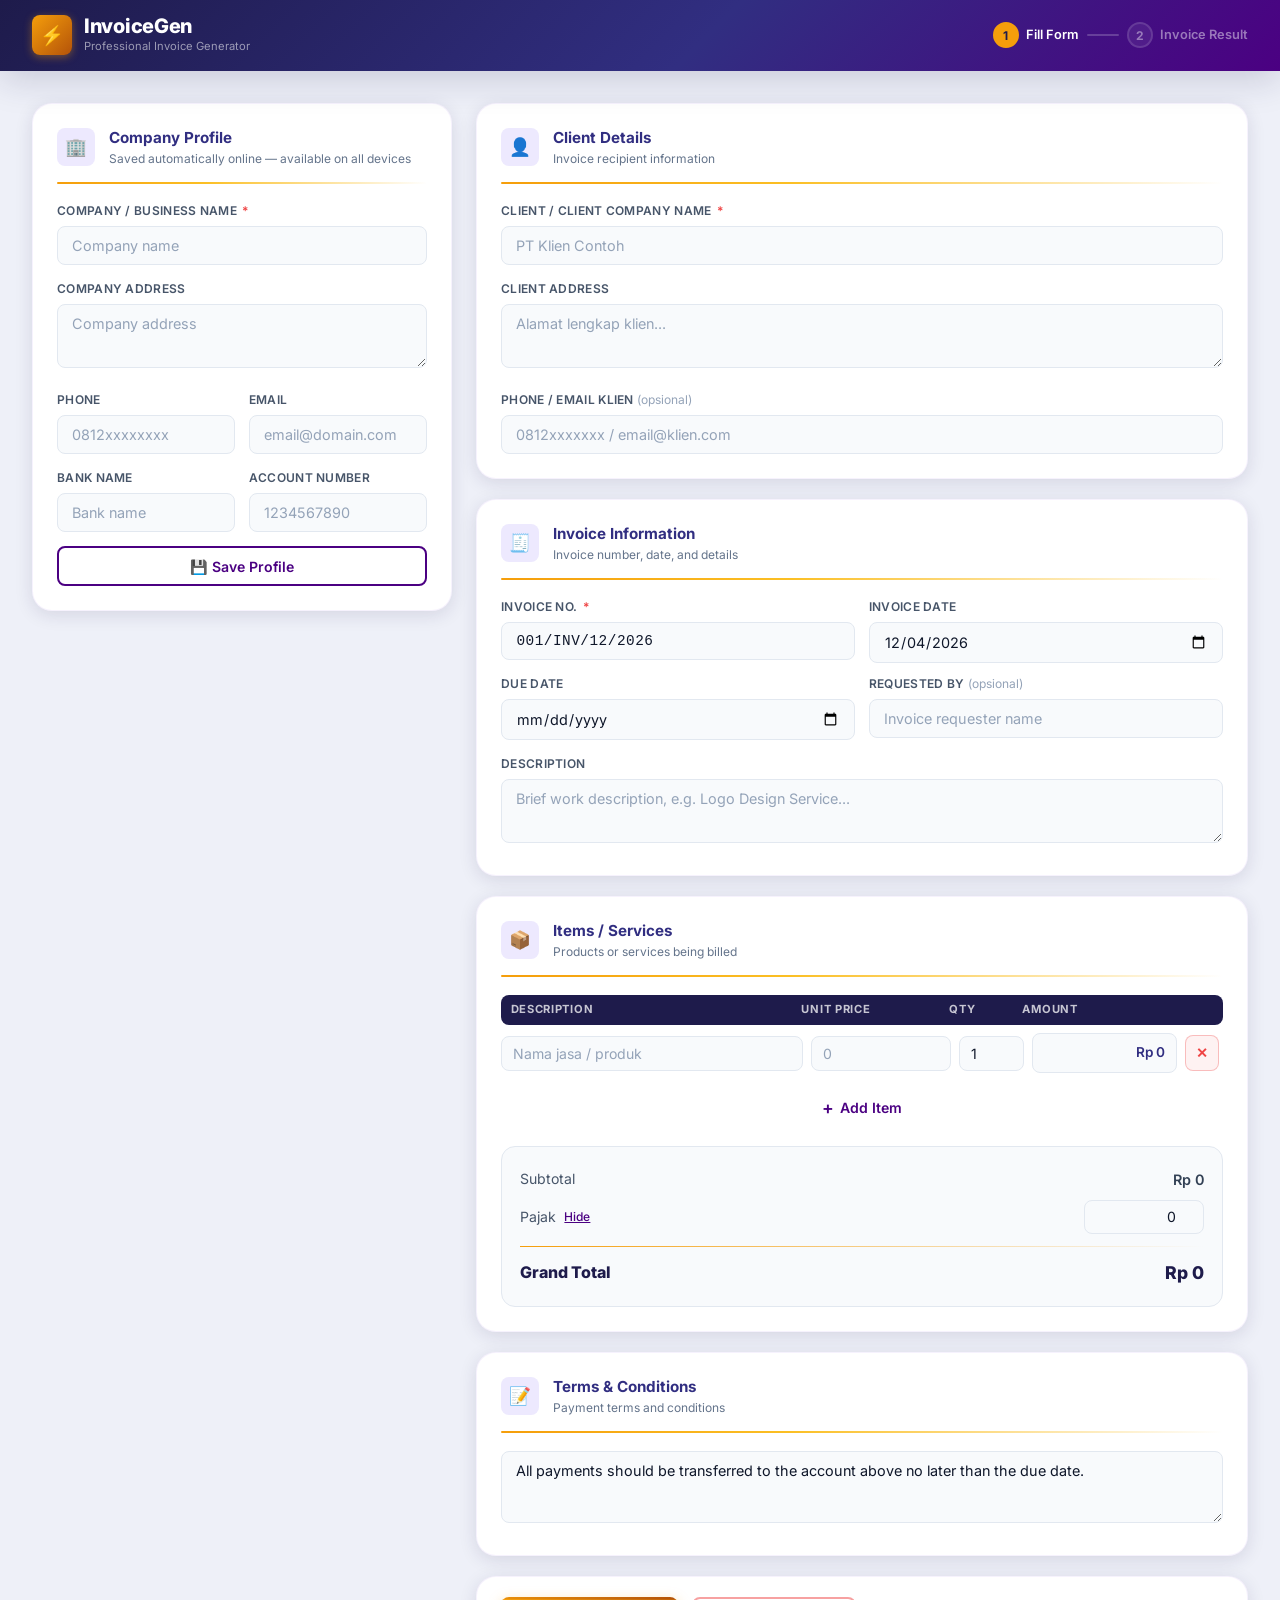
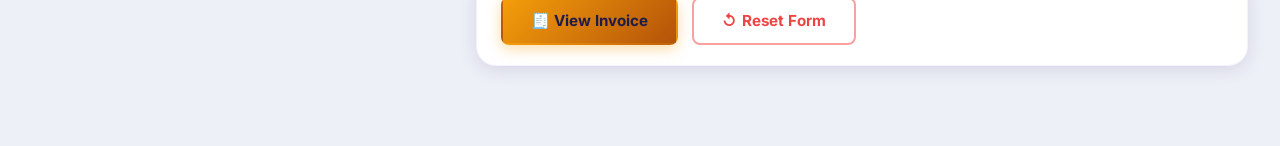
<file: index.html>
<!DOCTYPE html>
<html lang="en">
<head>
  <meta charset="UTF-8" />
  <meta name="viewport" content="width=device-width, initial-scale=1.0" />
  <title>InvoiceGen — Buat Invoice Profesional</title>
  <meta name="description" content="Generator invoice profesional. Isi form, preview, download PDF, dan sinkronisasi ke Google Sheets." />
  <link rel="preconnect" href="https://fonts.googleapis.com" />
  <link rel="preconnect" href="https://fonts.gstatic.com" crossorigin />
  <link href="https://fonts.googleapis.com/css2?family=Inter:ital,wght@0,300;0,400;0,500;0,600;0,700;0,800;0,900;1,400&display=swap" rel="stylesheet" />
  <link rel="stylesheet" href="style.css" />
</head>
<body class="page-form">

  <!-- ═══════════════════ HEADER ═══════════════════ -->
  <header class="topbar">
    <div class="topbar-inner">
      <div class="topbar-brand">
        <div class="brand-logo">
          <span class="brand-icon">⚡</span>
        </div>
        <div>
          <h1 class="brand-name">InvoiceGen</h1>
          <p class="brand-sub">Generator Invoice Profesional</p>
        </div>
      </div>
      <nav class="topbar-steps">
        <div class="step step-active" id="step1-indicator">
          <span class="step-num">1</span>
          <span class="step-label">Isi Form</span>
        </div>
        <div class="step-divider"></div>
        <div class="step" id="step2-indicator">
          <span class="step-num">2</span>
          <span class="step-label">Hasil Invoice</span>
        </div>
      </nav>
    </div>
  </header>

  <!-- ═══════════════════ MAIN ═══════════════════ -->
  <main class="form-main">
    <div class="form-container">

      <!-- ─── COLUMN A: Profil & Pengaturan ─── -->
      <div class="form-col col-left">

        <!-- ░░ 1. PROFIL PERUSAHAAN ░░ -->
        <section class="card" id="section-profil">
          <div class="card-head">
            <div class="card-head-icon">🏢</div>
            <div>
              <h2 class="card-title">Profil Perusahaan</h2>
              <p class="card-desc">Tersimpan otomatis di browser — tidak perlu isi ulang</p>
            </div>
            <span class="badge badge-saved" id="profilBadge" style="display:none">✓ Tersimpan</span>
          </div>

          <div class="divider-gold"></div>

          <div class="field-group">
            <label class="label" for="namaPerusahaan">Nama Perusahaan / Usaha <span class="req">*</span></label>
            <input class="input" type="text" id="namaPerusahaan" placeholder="Nama perusahaan" />
          </div>

          <div class="field-group">
            <label class="label" for="alamatPerusahaan">Alamat Perusahaan</label>
            <textarea class="textarea" id="alamatPerusahaan" rows="2" placeholder="Jl. Gatot Subroto No.1, Denpasar..."></textarea>
          </div>

          <div class="field-row">
            <div class="field-group">
              <label class="label" for="teleponPerusahaan">Telepon</label>
              <input class="input" type="text" id="teleponPerusahaan" placeholder="0812xxxxxxxx" />
            </div>
            <div class="field-group">
              <label class="label" for="emailPerusahaan">Email</label>
              <input class="input" type="email" id="emailPerusahaan" placeholder="email@domain.com" />
            </div>
          </div>

          <div class="field-row">
            <div class="field-group">
              <label class="label" for="namaBank">Nama Bank</label>
              <input class="input" type="text" id="namaBank" placeholder="BCA, Mandiri, BNI..." />
            </div>
            <div class="field-group">
              <label class="label" for="nomorRekening">Nomor Rekening</label>
              <input class="input" type="text" id="nomorRekening" placeholder="1234567890" />
            </div>
          </div>

          <button class="btn btn-outline-purple w-full" id="btnSimpanProfil" onclick="simpanProfil()">
            💾 &nbsp;Simpan Profil
          </button>
        </section>

        <!-- ░░ 2. INTEGRASI GOOGLE SHEET ░░ -->
        <!-- <section class="card" id="section-gas" hidden>
          <div class="card-head">
            <div class="card-head-icon">📊</div>
            <div>
              <h2 class="card-title">Sinkronisasi Google Sheet</h2>
              <p class="card-desc">Simpan rekap invoice ke Google Sheets otomatis</p>
            </div>
          </div>
          <div class="divider-gold"></div>

          <details class="accordion">
            <summary class="accordion-summary">
              <span>📋 Cara Setup Google Apps Script</span>
              <span class="accordion-arrow">▼</span>
            </summary>
            <div class="accordion-body">
              <div class="step-guide">
                <div class="step-item">
                  <span class="step-badge">1</span>
                  <span>Buka Google Sheet Anda &amp; masuk ke menu <strong>Ekstensi &gt; Apps Script</strong>.</span>
                </div>
                <div class="step-item">
                  <span class="step-badge">2</span>
                  <span>Salin kode script di bawah ini, hapus kode lama di Apps Script, lalu tempelkan.</span>
                </div>
                <button class="btn btn-outline-purple btn-sm w-full" onclick="copyGASCode()" style="margin:.3rem 0;">
                  📋 Copy Kode Apps Script
                </button>
                <div class="step-item">
                  <span class="step-badge">3</span>
                  <span>Klik <strong>Deploy &gt; New deployment</strong>, pilih tipe <strong>Web app</strong>.</span>
                </div>
                <div class="step-item">
                  <span class="step-badge">4</span>
                  <span>Set <em>Execute as: Me</em> dan <em>Who has access: Anyone (Siapa Saja)</em>. Lalu Deploy.</span>
                </div>
                <div class="step-item">
                  <span class="step-badge">5</span>
                  <span>Salin URL Web App yang dihasilkan &amp; tempel ke variabel <code>GAS_URL</code> di <code>app.js</code> / <code>invoice.js</code>.</span>
                </div>
              </div>
            </div>
          </details>
        </section> -->

      </div>

      <!-- ─── COLUMN B: Data Invoice ─── -->
      <div class="form-col col-right">

        <!-- ░░ 3. DATA KLIEN ░░ -->
        <section class="card" id="section-klien">
          <div class="card-head">
            <div class="card-head-icon">👤</div>
            <div>
              <h2 class="card-title">Data Klien</h2>
              <p class="card-desc">Informasi penerima invoice</p>
            </div>
          </div>
          <div class="divider-gold"></div>

          <div class="field-group">
            <label class="label" for="namaKlien">Nama Klien / Perusahaan Klien <span class="req">*</span></label>
            <input class="input" type="text" id="namaKlien" placeholder="PT Klien Contoh" />
          </div>

          <div class="field-group">
            <label class="label" for="alamatKlien">Alamat Klien</label>
            <textarea class="textarea" id="alamatKlien" rows="2" placeholder="Alamat lengkap klien..."></textarea>
          </div>

          <div class="field-group">
            <label class="label" for="kontakKlien">Telepon / Email Klien <span class="optional">(opsional)</span></label>
            <input class="input" type="text" id="kontakKlien" placeholder="0812xxxxxxx / email@klien.com" />
          </div>
        </section>

        <!-- ░░ 4. INFO INVOICE ░░ -->
        <section class="card" id="section-info">
          <div class="card-head">
            <div class="card-head-icon">🧾</div>
            <div>
              <h2 class="card-title">Info Invoice</h2>
              <p class="card-desc">Nomor, tanggal, dan detail invoice</p>
            </div>
          </div>
          <div class="divider-gold"></div>

          <div class="field-row">
            <div class="field-group">
              <label class="label" for="noInvoice">No. Invoice <span class="req">*</span></label>
              <input class="input input-mono" type="text" id="noInvoice" placeholder="001/INV/09/2026" />
            </div>
            <div class="field-group">
              <label class="label" for="tanggalInvoice">Tanggal Invoice</label>
              <input class="input" type="date" id="tanggalInvoice" />
            </div>
          </div>

          <div class="field-row">
            <div class="field-group">
              <label class="label" for="jatuhTempo">Jatuh Tempo</label>
              <input class="input" type="date" id="jatuhTempo" />
            </div>
            <div class="field-group">
              <label class="label" for="pemohon">Pemohon <span class="optional">(opsional)</span></label>
              <input class="input" type="text" id="pemohon" placeholder="Nama pemohon invoice" />
            </div>
          </div>

          <div class="field-group">
            <label class="label" for="perihal">Description</label>
            <textarea class="textarea" id="perihal" rows="2" placeholder="Deskripsi singkat pekerjaan, contoh: Jasa Desain Logo..."></textarea>
          </div>
        </section>

        <!-- ░░ 5. ITEM / JASA ░░ -->
        <section class="card" id="section-items">
          <div class="card-head">
            <div class="card-head-icon">📦</div>
            <div>
              <h2 class="card-title">Item / Jasa</h2>
              <p class="card-desc">Daftar produk atau layanan yang ditagihkan</p>
            </div>
          </div>
          <div class="divider-gold"></div>

          <!-- Table header -->
          <div class="item-header">
            <span class="ih-desc">Deskripsi</span>
            <span class="ih-price">Harga Satuan</span>
            <span class="ih-qty">QTY</span>
            <span class="ih-total">Jumlah</span>
            <span class="ih-act"></span>
          </div>

          <div id="itemsContainer"></div>

          <button class="btn btn-add" onclick="tambahItem()">
            <span class="btn-add-icon">+</span> Tambah Item
          </button>

          <!-- Ringkasan -->
          <div class="summary-box">
            <div class="summary-row">
              <span class="summary-key">Subtotal</span>
              <span class="summary-val" id="subtotalDisplay">Rp 0</span>
            </div>
            <div class="summary-row" id="taxRowForm">
              <span class="summary-key">
                Pajak
                <button class="btn-link" id="btnTogglePajak" onclick="togglePajak()">Sembunyikan</button>
              </span>
              <input class="input input-sm input-right" type="number" id="pajakInput" value="0" min="0"
                     placeholder="0" oninput="hitungTotals()" />
            </div>
            <div class="summary-divider"></div>
            <div class="summary-row summary-grand-row">
              <span class="summary-grand-key">Grand Total</span>
              <span class="summary-grand-val" id="grandTotalDisplay">Rp 0</span>
            </div>
          </div>
        </section>

        <!-- ░░ 6. TERMS & CONDITIONS ░░ -->
        <section class="card" id="section-terms">
          <div class="card-head">
            <div class="card-head-icon">📝</div>
            <div>
              <h2 class="card-title">Terms &amp; Conditions</h2>
              <p class="card-desc">Syarat dan ketentuan pembayaran</p>
            </div>
          </div>
          <div class="divider-gold"></div>

          <div class="field-group">
            <textarea class="textarea" id="termsInput" rows="3"
              placeholder="All payments should be transferred to the account above no later than the due date.">All payments should be transferred to the account above no later than the due date.</textarea>
          </div>
        </section>

        <!-- ░░ ACTION BAR ░░ -->
        <div class="action-bar">
          <button class="btn btn-primary btn-action" id="btnGenerateInvoice" onclick="generateInvoice()">
            <span>🧾</span> View Invoice Result
          </button>
          <button class="btn btn-outline-red btn-action" onclick="resetForm()">
            <span>↺</span> Reset Form
          </button>
        </div>

      </div>
    </div>
  </main>

  <!-- Toast -->
  <div class="toast" id="toast"></div>

  <script src="app.js?v=20260904"></script>
</body>
</html>
</file>
<file: style.css>
/* ════════════════════════════════════════════════
   INVOICEGEN — style.css
   Theme: Deep Purple + Amber Gold + Cyan Accent
   Font : Inter (Google Fonts)
   ════════════════════════════════════════════════ */

/* ── TOKENS ── */
:root {
  /* Purple palette */
  --p900: #1e1b4b;
  --p800: #272375;
  --p700: #312e81;
  --p600: #3d3a9e;
  --p500: #4c1d95;
  --p400: #4B0082;
  --p300: #8b5cf6;
  --p100: #ede9fe;
  --p50 : #f5f3ff;
  /* Gold */
  --g600: #b45309;
  --g500: #d97706;
  --g400: #f59e0b;
  --g300: #fbbf24;
  --g100: #fef3c7;
  /* Cyan */
  --c500: #0891b2;
  --c400: #06b6d4;
  --c300: #22d3ee;
  --c100: #cffafe;
  /* Neutrals */
  --n900: #0f172a;
  --n800: #1e293b;
  --n700: #334155;
  --n600: #475569;
  --n500: #64748b;
  --n400: #94a3b8;
  --n300: #cbd5e1;
  --n200: #e2e8f0;
  --n100: #f1f5f9;
  --n50 : #f8fafc;
  /* Status */
  --red : #ef4444;
  --green:#22c55e;
  /* Misc */
  --white:#ffffff;
  --bg   :#eef0f8;
  --r-sm : 8px;
  --r-md : 14px;
  --r-lg : 20px;
  --shadow-sm: 0 1px 4px rgba(15,23,42,.08);
  --shadow-md: 0 4px 18px rgba(30,27,75,.12);
  --shadow-lg: 0 8px 36px rgba(30,27,75,.18);
  --shadow-xl: 0 16px 56px rgba(30,27,75,.22);
  --trans: all .22s cubic-bezier(.4,0,.2,1);
}

/* ── RESET ── */
*,*::before,*::after{box-sizing:border-box;margin:0;padding:0}
html{scroll-behavior:smooth;font-size:16px}
body{font-family:'Inter',-apple-system,BlinkMacSystemFont,sans-serif;background:var(--bg);color:var(--n900);line-height:1.6;min-height:100vh;overflow-x:hidden}
a{color:var(--p400);text-decoration:none}
a:hover{text-decoration:underline}
button{font-family:inherit;cursor:pointer}

/* ── SCROLLBAR ── */
::-webkit-scrollbar{width:5px;height:5px}
::-webkit-scrollbar-track{background:var(--n100)}
::-webkit-scrollbar-thumb{background:var(--p400);border-radius:99px}

/* ════════════════════════════════════════════════
   TOP BAR
   ════════════════════════════════════════════════ */
.topbar{
  background: linear-gradient(135deg, var(--p900) 0%, var(--p700) 55%, var(--p400) 100%);
  box-shadow: var(--shadow-lg);
  position: sticky;
  top: 0;
  z-index: 200;
}
.topbar-inner{
  max-width: 1280px;
  margin: 0 auto;
  padding: .9rem 2rem;
  display: flex;
  align-items: center;
  justify-content: space-between;
  gap: 1rem;
}
.topbar-brand{display:flex;align-items:center;gap:.75rem}
.brand-logo{
  width: 40px;height:40px;
  background: linear-gradient(135deg,var(--g400),var(--g600));
  border-radius: var(--r-sm);
  display:flex;align-items:center;justify-content:center;
  font-size:1.2rem;
  box-shadow:0 2px 8px rgba(245,158,11,.4);
  animation: brand-pulse 3s ease-in-out infinite;
}
@keyframes brand-pulse{0%,100%{box-shadow:0 2px 8px rgba(245,158,11,.4)}50%{box-shadow:0 2px 18px rgba(245,158,11,.7)}}
.brand-name{font-size:1.25rem;font-weight:800;color:#fff;letter-spacing:-.3px;line-height:1.2}
.brand-sub{font-size:.7rem;color:rgba(255,255,255,.55);font-weight:400}

/* Step indicator */
.topbar-steps{display:flex;align-items:center;gap:.5rem}
.step{display:flex;align-items:center;gap:.45rem;opacity:.45;transition:var(--trans)}
.step-active,.step-done{opacity:1}
.step-num{
  width:26px;height:26px;border-radius:50%;
  background:rgba(255,255,255,.15);border:2px solid rgba(255,255,255,.3);
  color:#fff;font-size:.75rem;font-weight:700;
  display:flex;align-items:center;justify-content:center;
  transition:var(--trans);
}
.step-active .step-num{background:var(--g400);border-color:var(--g400);color:var(--p900)}
.step-done .step-num{background:var(--green);border-color:var(--green);color:#fff}
.step-label{font-size:.8rem;font-weight:600;color:#fff}
.step-divider{width:32px;height:2px;background:rgba(255,255,255,.2);border-radius:2px}
.step-divider-done{background:var(--green)}

/* ════════════════════════════════════════════════
   FORM PAGE LAYOUT
   ════════════════════════════════════════════════ */
.page-form .form-main{
  max-width: 1280px;
  margin: 0 auto;
  padding: 2rem 2rem 5rem;
}
.form-container{
  display: grid;
  grid-template-columns: 420px 1fr;
  gap: 1.5rem;
  align-items: start;
  width: 100%;
  min-width: 0;
}
.form-col{display:flex;flex-direction:column;gap:1.25rem;min-width:0}

/* ── CARD ── */
.card{
  background: var(--white);
  border-radius: var(--r-lg);
  padding: 1.5rem;
  box-shadow: var(--shadow-md);
  border: 1px solid rgba(109,40,217,.06);
  min-width: 0;
  max-width: 100%;
  transition: var(--trans);
}
.card:hover{box-shadow:var(--shadow-lg)}

.card-head{
  display:flex;align-items:flex-start;gap:.85rem;margin-bottom:.85rem;
}
.card-head-icon{
  width:38px;height:38px;border-radius:var(--r-sm);
  background:var(--p100);
  display:flex;align-items:center;justify-content:center;
  font-size:1.1rem;flex-shrink:0;
}
.card-title{font-size:.95rem;font-weight:700;color:var(--p700);line-height:1.3}
.card-desc{font-size:.75rem;color:var(--n500);margin-top:.1rem}

.badge{display:inline-flex;align-items:center;padding:.2rem .65rem;border-radius:99px;font-size:.72rem;font-weight:600;margin-left:auto;flex-shrink:0}
.badge-saved{background:var(--green);color:#fff}

.divider-gold{height:2px;background:linear-gradient(90deg,var(--g400) 0%,var(--g300) 40%,transparent 100%);border-radius:2px;margin-bottom:1.1rem}

/* ── FORM ELEMENTS ── */
.label{display:block;font-size:.75rem;font-weight:600;color:var(--n600);margin-bottom:.35rem;letter-spacing:.3px;text-transform:uppercase}
.req{color:var(--red);margin-left:2px}
.optional{color:var(--n400);font-weight:400;text-transform:none;letter-spacing:0}

.input,.textarea{
  width:100%;padding:.62rem .9rem;
  border:1.5px solid var(--n200);border-radius:var(--r-sm);
  font-family:inherit;font-size:.9rem;color:var(--n900);
  background:var(--n50);outline:none;transition:var(--trans);
}
.input:focus,.textarea:focus{
  border-color:var(--p400);background:var(--white);
  box-shadow:0 0 0 3px rgba(109,40,217,.1);
}
.input::placeholder,.textarea::placeholder{color:var(--n400)}
.textarea{resize:vertical;min-height:64px}
.input-mono{font-family:'Courier New',monospace;letter-spacing:.5px}
.input-sm{width:120px!important;padding:.45rem .7rem!important;font-size:.88rem!important}
.input-right{text-align:right}

.field-group{margin-bottom:.9rem}
.field-group:last-child{margin-bottom:0}
.field-row{display:grid;grid-template-columns:1fr 1fr;gap:.85rem}

.input-action-row{display:flex;gap:.5rem;align-items:center}
.input-action-row .input{flex:1}

.status-text{font-size:.78rem;margin-top:.4rem;font-style:italic}

/* ── ACCORDION ── */
.accordion{border:1px solid var(--n200);border-radius:var(--r-sm);overflow:hidden;background:var(--n50)}
.accordion-summary{
  display:flex;align-items:center;justify-content:space-between;
  padding:.7rem 1rem;font-size:.85rem;font-weight:600;color:var(--p700);
  cursor:pointer;user-select:none;list-style:none;transition:background .2s;
}
.accordion-summary:hover{background:var(--n100)}
.accordion-summary::-webkit-details-marker{display:none}
.accordion-arrow{font-size:.9rem;transition:transform .25s}
details[open] .accordion-arrow{transform:rotate(180deg)}
.accordion-body{padding:1rem;border-top:1px solid var(--n200)}

.step-guide{display:flex;flex-direction:column;gap:.5rem}
.step-item{display:flex;align-items:flex-start;gap:.6rem;font-size:.82rem;color:var(--n700);line-height:1.5}
.step-badge{
  flex-shrink:0;width:20px;height:20px;border-radius:50%;
  background:var(--p400);color:#fff;font-size:.7rem;font-weight:700;
  display:flex;align-items:center;justify-content:center;margin-top:1px;
}

.code-wrap{margin:.5rem 0}
.code-block{
  background:var(--n900);color:var(--c300);
  border-radius:var(--r-sm);padding:.85rem;
  font-size:.75rem;overflow-x:auto;white-space:pre-wrap;word-break:break-word;
  font-family:'Courier New',monospace;line-height:1.55;margin-bottom:.4rem;
  max-height:200px;overflow-y:auto;
}

/* ── ITEMS TABLE ── */
.item-header{
  display:grid;grid-template-columns:minmax(0,1fr) minmax(120px,140px) 65px minmax(130px,145px) 38px;
  gap:.5rem;padding:.4rem .6rem;
  background:var(--p900);border-radius:var(--r-sm);margin-bottom:.5rem;
}
.item-header span{font-size:.7rem;font-weight:700;color:rgba(255,255,255,.75);letter-spacing:.7px;text-transform:uppercase}

.item-row{
  display:grid;grid-template-columns:minmax(0,1fr) minmax(120px,140px) 65px minmax(130px,145px) 38px;
  gap:.5rem;align-items:center;margin-bottom:.4rem;
  animation:slideIn .2s ease;
}
@keyframes slideIn{from{opacity:0;transform:translateY(-6px)}to{opacity:1;transform:translateY(0)}}

.item-row .input{padding:.5rem .7rem;font-size:.88rem;min-width:0;width:100%;box-sizing:border-box}

.item-total-display{
  background:var(--n50);border:1.5px solid var(--n200);border-radius:var(--r-sm);
  padding:.5rem .7rem;font-size:.85rem;font-weight:600;color:var(--p700);
  text-align:right;display:flex;align-items:center;justify-content:flex-end;min-height:38px;
  min-width:0;white-space:nowrap;overflow:hidden;box-sizing:border-box;
}

.btn-remove{
  width:34px;height:36px;border:1px solid rgba(239,68,68,.3);border-radius:var(--r-sm);
  background:rgba(239,68,68,.07);color:var(--red);font-size:.85rem;font-weight:700;
  display:flex;align-items:center;justify-content:center;transition:var(--trans);
}
.btn-remove:hover{background:var(--red);color:#fff;border-color:var(--red)}

.btn-add{
  width:100%;margin-top:.5rem;padding:.6rem;
  border:2px dashed var(--p300);border-radius:var(--r-sm);
  background:transparent;color:var(--p400);font-size:.88rem;font-weight:600;
  display:flex;align-items:center;justify-content:center;gap:.4rem;transition:var(--trans);
}
.btn-add:hover{background:var(--p100);border-style:solid}
.btn-add-icon{font-size:1.1rem;line-height:1}

/* ── SUMMARY BOX ── */
.summary-box{
  margin-top:1.1rem;background:var(--n50);border:1px solid var(--n200);
  border-radius:var(--r-md);padding:1rem 1.15rem;
}
.summary-row{display:flex;align-items:center;justify-content:space-between;padding:.3rem 0;gap:.5rem}
.summary-key{font-size:.88rem;color:var(--n600);display:flex;align-items:center;gap:.5rem}
.summary-val{font-size:.9rem;font-weight:600;color:var(--n700)}
.summary-divider{height:1px;background:linear-gradient(90deg,var(--g400),transparent);margin:.5rem 0}
.summary-grand-row{padding:.2rem 0}
.summary-grand-key{font-size:1rem;font-weight:800;color:var(--p900)}
.summary-grand-val{font-size:1.1rem;font-weight:800;color:var(--p900)}

.btn-link{
  background:none;border:none;font-family:inherit;font-size:.75rem;
  color:var(--p400);text-decoration:underline;cursor:pointer;padding:0;
  font-weight:500;
}

/* ── BUTTONS ── */
.btn{
  display:inline-flex;align-items:center;justify-content:center;gap:.4rem;
  padding:.6rem 1.2rem;border-radius:var(--r-sm);font-family:inherit;
  font-size:.88rem;font-weight:600;border:2px solid transparent;
  cursor:pointer;transition:var(--trans);text-decoration:none;white-space:nowrap;
}

.btn-primary{
  background:linear-gradient(135deg,var(--g400),var(--g600));color:var(--p900);
  box-shadow:0 4px 14px rgba(245,158,11,.35);font-size:.95rem;
}
.btn-primary:hover{transform:translateY(-2px);box-shadow:0 6px 22px rgba(245,158,11,.5);filter:brightness(1.05)}

.btn-gold{background:linear-gradient(135deg,var(--g400),var(--g600));color:var(--p900);box-shadow:0 3px 10px rgba(245,158,11,.3)}
.btn-gold:hover{transform:translateY(-1px);filter:brightness(1.05)}

.btn-outline-purple{background:transparent;border-color:var(--p400);color:var(--p400)}
.btn-outline-purple:hover{background:var(--p400);color:#fff}

.btn-outline-red{background:transparent;border-color:rgba(239,68,68,.5);color:var(--red)}
.btn-outline-red:hover{background:rgba(239,68,68,.08)}

.btn-outline-white{background:transparent;border-color:rgba(255,255,255,.4);color:#fff}
.btn-outline-white:hover{background:rgba(255,255,255,.1)}

.btn-ghost{background:rgba(255,255,255,.1);border-color:transparent;color:#fff}
.btn-ghost:hover{background:rgba(255,255,255,.18)}

.btn-ghost-white{background:rgba(255,255,255,.12);border-color:rgba(255,255,255,.25);color:#fff;font-size:.85rem}
.btn-ghost-white:hover{background:rgba(255,255,255,.22)}

.btn-xs{padding:.28rem .7rem;font-size:.78rem}
.btn-sm{padding:.48rem 1rem;font-size:.84rem}
.btn-lg{padding:.72rem 1.5rem;font-size:.95rem}
.btn-action{padding:.78rem 1.75rem;font-size:.95rem;font-weight:700}
.w-full{width:100%}

/* ── ACTION BAR ── */
.action-bar{
  display:flex;gap:.85rem;flex-wrap:wrap;
  background:var(--white);border-radius:var(--r-lg);
  padding:1.25rem 1.5rem;box-shadow:var(--shadow-md);
  border:1px solid rgba(109,40,217,.06);
}

/* ════════════════════════════════════════════════
   INVOICE PAGE
   ════════════════════════════════════════════════ */
.page-invoice body,.page-invoice{background:var(--n800)}

.invoice-main{
  min-height: calc(100vh - 64px);
  background: linear-gradient(180deg, var(--p900) 0%, var(--n800) 100%);
  padding-bottom: 4rem;
}

/* ── Toolbar ── */
.inv-toolbar{
  display:flex;align-items:center;justify-content:space-between;gap:1rem;
  padding:.85rem 2rem;
  background:rgba(255,255,255,.05);
  border-bottom:1px solid rgba(255,255,255,.08);
  backdrop-filter:blur(8px);
  flex-wrap:wrap;
}
.inv-toolbar-info{font-size:.9rem;font-weight:600;color:rgba(255,255,255,.7);font-family:'Courier New',monospace}
.inv-toolbar-actions{display:flex;gap:.75rem;align-items:center;flex-wrap:wrap}

/* ── Invoice document wrapper ── */
.inv-page-wrap{
  max-width: 860px;
  margin: 2.5rem auto 0;
  padding: 0 1.5rem;
}

.invoice-doc{
  background: var(--white);
  border-radius: var(--r-lg);
  overflow: hidden;
  box-shadow: var(--shadow-xl);
}

/* ── Doc Header ── */
.inv-doc-header{
  display:flex;align-items:stretch;justify-content:space-between;
  background:var(--p900);
  padding:2rem 2.25rem;
  position:relative;overflow:hidden;
  min-height:110px;
}
/* decorative circles */
.inv-doc-header::before{
  content:'';position:absolute;width:220px;height:220px;border-radius:50%;
  background:rgba(255,255,255,.03);top:-80px;left:-60px;
}
.inv-doc-header::after{
  content:'';position:absolute;width:150px;height:150px;border-radius:50%;
  background:rgba(255,255,255,.04);bottom:-60px;left:180px;
}

.inv-doc-company{z-index:1;max-width:55%}
.inv-doc-company-name{
  font-size:1.35rem;font-weight:800;color:var(--white);line-height:1.2;
  margin-bottom:.35rem;word-break:break-word;
}
.inv-doc-company-addr{font-size:.78rem;color:rgba(255,255,255,.6);line-height:1.5}
.inv-doc-company-contact{font-size:.78rem;color:rgba(255,255,255,.5);margin-top:.2rem}

.inv-doc-title-block{
  z-index:1;display:flex;flex-direction:column;align-items:flex-end;justify-content:center;
}
.inv-doc-title{
  background: linear-gradient(135deg, var(--c400), var(--c500));
  color: var(--white);
  font-size: 1.8rem;
  font-weight: 900;
  letter-spacing: 3px;
  padding: .5rem 1.5rem;
  border-radius: var(--r-sm);
  box-shadow: 0 4px 14px rgba(6,182,212,.35);
}
.inv-doc-deco-triangle{ display:none; }

/* ── Meta Row ── */
.inv-doc-meta{
  display:flex;justify-content:space-between;align-items:flex-start;
  padding:1.5rem 2.25rem 1.25rem;
  border-bottom:1px solid var(--n200);
  gap:2rem;
}
.inv-meta-label{font-size:.68rem;font-weight:800;color:var(--p400);letter-spacing:1.5px;text-transform:uppercase;margin-bottom:.5rem}
.inv-doc-client-name{font-size:1.05rem;font-weight:700;color:var(--p900);margin-bottom:.25rem}
.inv-doc-client-addr,.inv-doc-client-contact{font-size:.8rem;color:var(--n600);line-height:1.5;white-space:pre-wrap}

.inv-doc-company-addr{font-size:.78rem;color:rgba(255,255,255,.6);line-height:1.5;white-space:pre-wrap}

.inv-doc-details{text-align:right}
.inv-detail-table{border-collapse:collapse;font-size:.82rem}
.inv-det-k{color:var(--n500);font-weight:500;padding:.1rem .75rem .1rem 0;white-space:nowrap;text-align:left}
.inv-det-v{color:var(--n800);font-weight:600;text-align:right;padding:.1rem 0}

/* ── Items Table ── */
.inv-doc-table{width:100%;border-collapse:collapse}
.inv-th{
  background:var(--p700);color:#fff;font-size:.72rem;font-weight:700;
  letter-spacing:.8px;text-transform:uppercase;padding:.65rem 1.5rem;text-align:left;
}
.inv-th.inv-th-r{text-align:right}

.inv-td{padding:.55rem 1.5rem;font-size:.84rem;color:var(--n700);border-bottom:1px solid var(--n100)}
.inv-td.inv-td-r{text-align:right}
.inv-td.inv-td-desc{color:var(--p700);font-weight:500;white-space:pre-wrap}
.inv-doc-table tbody tr:last-child td{border-bottom:none}
.inv-doc-table tbody tr:nth-child(even){background:var(--n50)}

/* ── Totals ── */
.inv-doc-totals{background:var(--n50);border-top:1px solid var(--n200)}
.inv-totals-inner{max-width:320px;margin-left:auto;padding:1rem 1.5rem}
.inv-total-row{display:flex;justify-content:space-between;padding:.3rem 0;font-size:.88rem;color:var(--n600)}
.inv-total-sub{font-weight:500}
.inv-total-tax{}
.inv-total-grand{
  display:flex;justify-content:space-between;align-items:center;
  background:var(--p900);color:#fff;font-weight:800;font-size:1rem;
  padding:.7rem 1.5rem;margin:0 -1.5rem -1rem;border-radius:0 0 0 var(--r-sm);
}

/* ── Footer Terms & Bank ── */
.inv-doc-footer{
  display:flex;gap:2rem;padding:1.5rem 2.25rem;
  border-top:1px solid var(--n200);
}
.inv-doc-terms{flex:1}
.inv-doc-bank{flex:1;text-align:right}
.inv-footer-title{font-size:.72rem;font-weight:800;color:var(--g500);letter-spacing:.8px;text-transform:uppercase;margin-bottom:.4rem}
.inv-footer-text{font-size:.8rem;color:var(--n600);line-height:1.6;white-space:pre-wrap}
.inv-bank-row{font-size:.82rem;color:var(--n700);font-weight:500;line-height:1.7}

/* ── Footer Strip ── */
.inv-doc-strip{
  height:7px;
  background:linear-gradient(90deg,var(--p900),var(--p400),var(--c400),var(--g400));
}

/* ── Generated note ── */
.inv-generated-note{
  text-align:center;font-size:.78rem;color:rgba(255,255,255,.3);
  margin-top:1.25rem;padding-bottom:1rem;
}

/* ════════════════════════════════════════════════
   TOAST
   ════════════════════════════════════════════════ */
.toast{
  position:fixed;bottom:2rem;left:50%;
  transform:translateX(-50%) translateY(120px);
  background:var(--n800);color:#fff;padding:.75rem 1.6rem;
  border-radius:99px;font-size:.88rem;font-weight:600;
  box-shadow:var(--shadow-lg);z-index:9999;opacity:0;
  transition:all .4s cubic-bezier(.34,1.56,.64,1);
  pointer-events:none;white-space:nowrap;
}
.toast.show{transform:translateX(-50%) translateY(0);opacity:1}
.toast.success{background:var(--green)}
.toast.error{background:var(--red)}
.toast.info{background:var(--p400)}

/* ════════════════════════════════════════════════
   RESPONSIVE
   ════════════════════════════════════════════════ */
@media(max-width:960px){
  .form-container{grid-template-columns:minmax(0,1fr);width:100%;min-width:0}
  .form-col{width:100%;min-width:0}
  .topbar-inner{flex-wrap:wrap;gap:.75rem}
  .inv-doc-header{padding:1.5rem}
  .inv-doc-meta{flex-direction:column;gap:1rem}
  .inv-doc-details{text-align:left}
  .inv-detail-table .inv-det-v{text-align:left}
  .inv-doc-footer{flex-direction:column;gap:1rem}
  .inv-doc-bank{text-align:left}
  .inv-totals-inner{max-width:100%}
  .inv-total-grand{border-radius:0}
}
@media(max-width:680px){
  /* Tabel item tetap terbaca pada layar sempit; geser horizontal bila perlu. */
  #section-items{overflow-x:auto}
  #section-items .item-header,
  #section-items #itemsContainer{min-width:511px}
  .page-form .form-main{padding:1rem 1rem 4rem;width:100%;max-width:100%;min-width:0}
  .topbar-inner{padding:.75rem 1rem}
  .topbar-brand{min-width:0}
  .brand-name{font-size:1.05rem}
  .brand-sub{font-size:.62rem;white-space:nowrap}
  .field-row{grid-template-columns:1fr}
  .item-header{grid-template-columns:minmax(150px,1fr) 120px 55px 130px 36px;font-size:.65rem}
  .item-row{grid-template-columns:minmax(150px,1fr) 120px 55px 130px 36px}
  .inv-toolbar{padding:.75rem 1rem}
  .page-invoice .inv-toolbar{display:grid;grid-template-columns:1fr;gap:.6rem}
  .page-invoice .inv-toolbar > .btn{width:100%;justify-content:center}
  .inv-toolbar-info{order:1;width:100%;font-size:.8rem;text-align:center}
  .inv-toolbar-actions{width:100%;display:grid;grid-template-columns:1fr 1fr;gap:.5rem}
  .inv-toolbar-actions{order:2}
  .inv-toolbar-actions .btn{width:100%;padding:.55rem .5rem;font-size:.78rem}
  .inv-toolbar-actions #btnDownloadPDF{grid-column:1 / -1}
  .inv-page-wrap{padding:0 .75rem;margin-top:1.5rem}
  .inv-doc-header{min-height:auto}
  .inv-doc-header{padding:1.25rem 1rem;gap:.75rem}
  .inv-doc-company{max-width:52%}
  .inv-doc-company-name{font-size:1.05rem}
  .inv-doc-title{font-size:1.25rem;padding:.45rem .8rem;letter-spacing:2px}
  .inv-doc-meta{padding:1.1rem 1rem}
  .inv-th,.inv-td{padding:.5rem 1rem}
  .inv-th{font-size:.62rem}
  .inv-td{font-size:.75rem}
}
@media(max-width:480px){
  .topbar-steps{display:none}
  .action-bar{flex-direction:column}
  .action-bar .btn{width:100%}
  .inv-toolbar-actions{grid-template-columns:1fr}
  .inv-toolbar-actions .btn{flex:1}
  .inv-page-wrap{padding:0 .5rem}
  .inv-doc-header{align-items:flex-start}
  .inv-doc-company{max-width:58%}
  .inv-doc-title{font-size:1.05rem;padding:.4rem .55rem}
  .inv-detail-table{font-size:.74rem}
  .inv-det-k{padding-right:.45rem}
  .inv-totals-inner{padding-left:1rem;padding-right:1rem}
}

/* ════════════════════════════════════════════════
   PRINT MEDIA STYLES
   ════════════════════════════════════════════════ */
@media print {
  /* Pertahankan warna dan background invoice pada print preview/PDF. */
  *, *::before, *::after {
    -webkit-print-color-adjust: exact !important;
    print-color-adjust: exact !important;
  }
  @page {
    size: A4;
    margin: 0;
  }
  body, .page-invoice, .invoice-main {
    background: #ffffff !important;
    padding: 0 !important;
    margin: 0 !important;
    min-height: auto !important;
  }
  .topbar, .inv-toolbar, .inv-generated-note, .toast {
    display: none !important;
  }
  .inv-page-wrap {
    max-width: 100% !important;
    margin: 0 !important;
    padding: 0 !important;
  }
  .invoice-doc {
    display: block !important;
    box-shadow: none !important;
    border-radius: 0 !important;
    width: 100% !important;
    max-width: none !important;
  }
  .inv-doc-header,
  .inv-th,
  .inv-total-grand,
  .inv-doc-strip {
    -webkit-print-color-adjust: exact !important;
    print-color-adjust: exact !important;
  }
}
</file>
